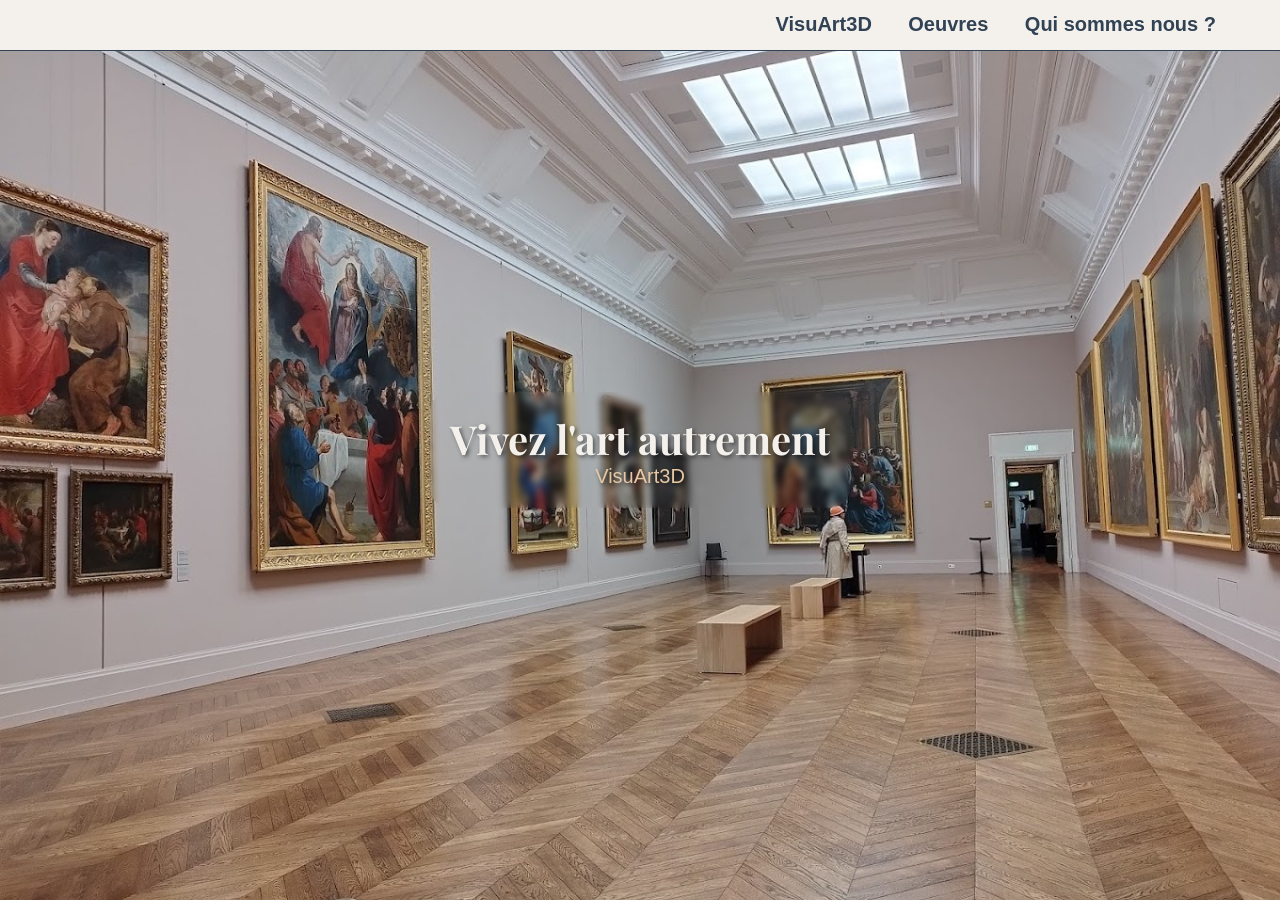
<file: web/index.html>
<!DOCTYPE html>
<html lang="fr">
<head>
    <meta charset="UTF-8">
    <meta name="viewport" content="width=device-width, initial-scale=1.0">
    <link rel="stylesheet" href="index.css">
    <title>VisuArt3D</title>
</head>
<body>
    <div id="entete">
        <a href="index.html" class="page"><h1>VisuArt3D</h1></a>
        <a href="oeuvres.html" class="page"><h1>Oeuvres</h1></a>
        <a href="nous.html" class="page"><h1>Qui sommes nous ?</h1></a>
    </div>
    <div id="barre"></div>

    <div id="accueil">
        <div id="conteneur">
            <div id ="titre">
                <h1>Vivez l'art autrement</h1>
                <p>VisuArt3D</p>
            </div>
        </div>    
    </div>
</body>
</html>
</file>
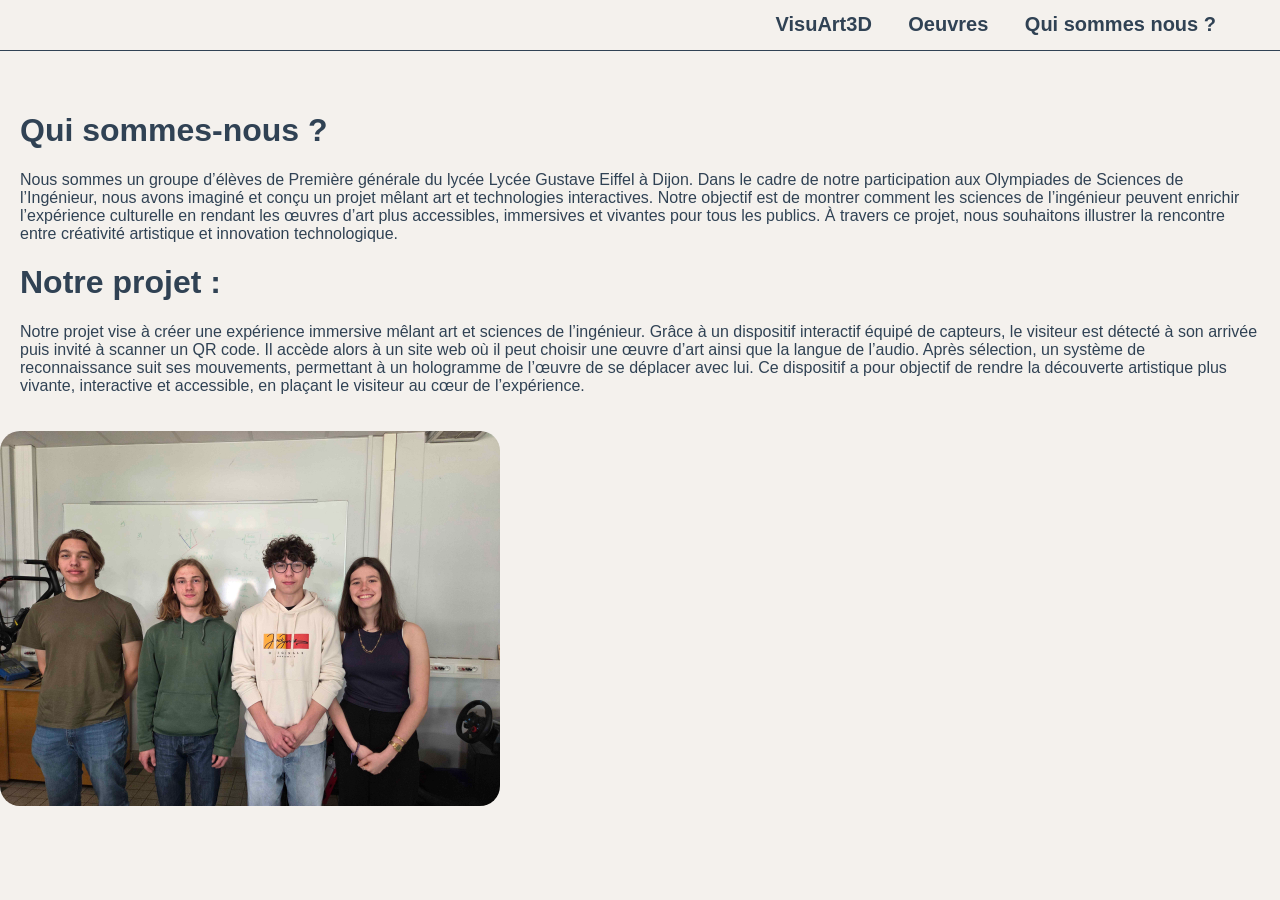
<file: web/nous.html>
<!DOCTYPE html>
<html lang="fr">
<head>
    <meta charset="UTF-8">
    <meta name="viewport" content="width=device-width, initial-scale=1.0">
    <link rel="stylesheet" href="index.css">
    <title>VisuArt3D</title>
</head>
<body>
    <div id="entete">
        <a href="index.html" class="page"><h1>VisuArt3D</h1></a>
        <a href="oeuvres.html" class="page"><h1>Oeuvres</h1></a>
        <a href="nous.html" class="page"><h1>Qui sommes nous ?</h1></a>
    </div>
    <div id="barre"></div>
    <div id="presentation">
        <h1>Qui sommes-nous ?</h1>
        <p>Nous sommes un groupe d’élèves de Première générale du lycée Lycée Gustave Eiffel à Dijon.

Dans le cadre de notre participation aux Olympiades de Sciences de l’Ingénieur, nous avons imaginé et conçu un projet mêlant art et technologies interactives.

Notre objectif est de montrer comment les sciences de l’ingénieur peuvent enrichir l’expérience culturelle en rendant les œuvres d’art plus accessibles, immersives et vivantes pour tous les publics.

À travers ce projet, nous souhaitons illustrer la rencontre entre créativité artistique et innovation technologique.
        </p>
        <h1>Notre projet :</h1>
        <p>Notre projet vise à créer une expérience immersive mêlant art et sciences de l’ingénieur. Grâce à un dispositif interactif équipé de capteurs, le visiteur est détecté à son arrivée puis invité à scanner un QR code.

Il accède alors à un site web où il peut choisir une œuvre d’art ainsi que la langue de l’audio. Après sélection, un système de reconnaissance suit ses mouvements, permettant à un hologramme de l’œuvre de se déplacer avec lui.

Ce dispositif a pour objectif de rendre la découverte artistique plus vivante, interactive et accessible, en plaçant le visiteur au cœur de l’expérience.
    </div>
    <div style="display: flex; align-items: center;">
        <img src="assets/nons.jpeg" alt="image d'exeple" style="width: 500px; border-radius: 20px;">
    </div>
</body>
</html>
</file>
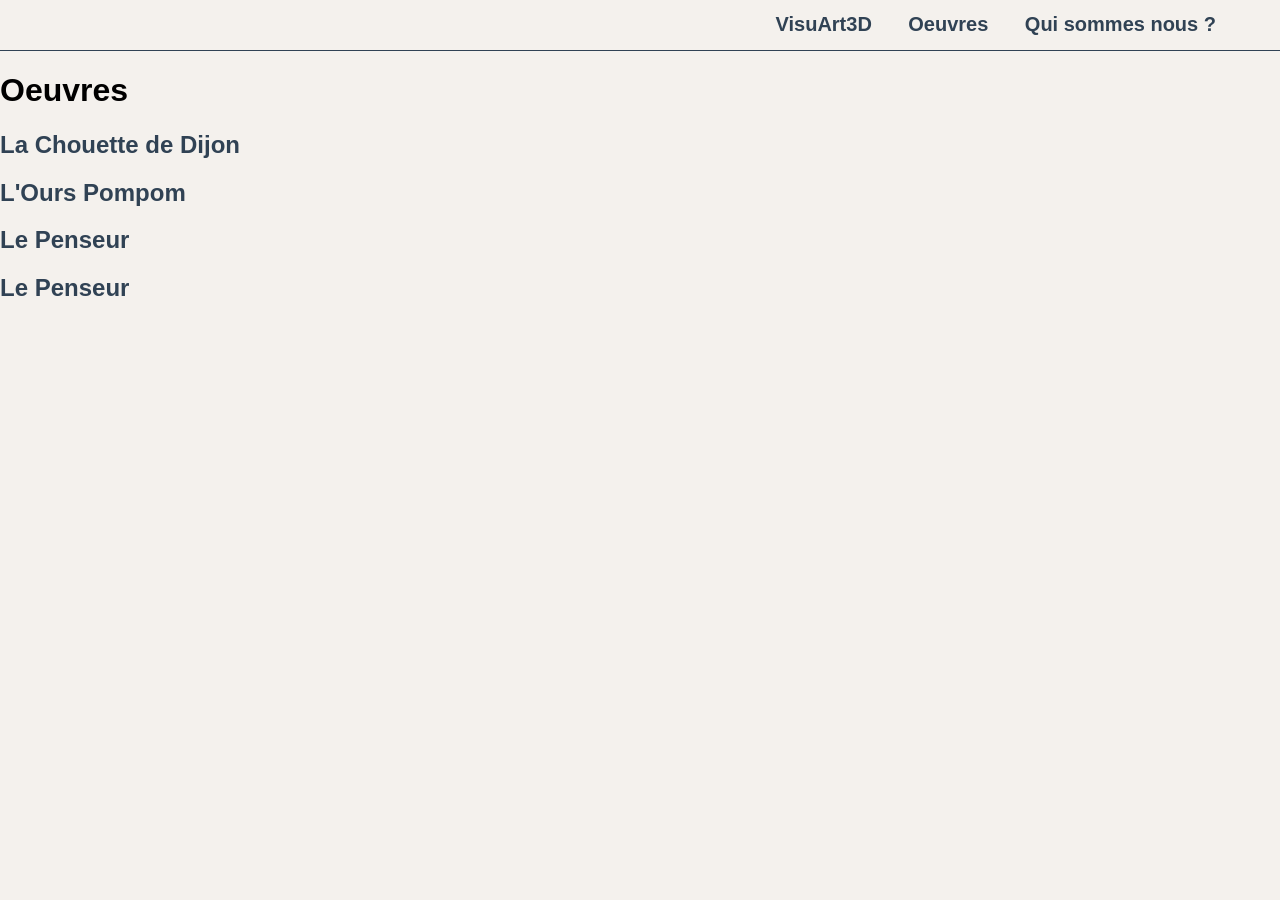
<file: web/oeuvres.html>
<!DOCTYPE html>
<html lang="fr">
<head>
    <meta charset="UTF-8">
    <meta name="viewport" content="width=device-width, initial-scale=1.0">
    <link rel="stylesheet" href="index.css">
    <title>VisuArt3D</title>
</head>
<body>
    <div id="entete">
        <a href="index.html" class="page"><h1>VisuArt3D</h1></a>
        <a href="oeuvres.html" class="page"><h1>Oeuvres</h1></a>
        <a href="nous.html" class="page"><h1>Qui sommes nous ?</h1></a>
    </div>
    <div id="barre"></div>
    <div id="oeuvres">
        <h1>Oeuvres</h1>
        <a href="oeuvres/chouette.html" class="page"><h2>La Chouette de Dijon</h2></a>
        <a href="oeuvres/pompom.html" class="page"><h2>L'Ours Pompom</h2></a>
        <!--<a href="oeuvres/victoire.html" class="page"><h2>La Victoire de Samothrace</h2></a>-->
        <!--<a href="oeuvres/balloon-dog.html" class="page"><h2>Balloon Dog</h2></a>-->
        <a href="oeuvres/penseur.html" class="page"><h2>Le Penseur</h2></a>
        <a href="oeuvres/pecheur.html" class="page"><h2>Le Penseur</h2></a>
    </div>
</body>
</html>
</file>
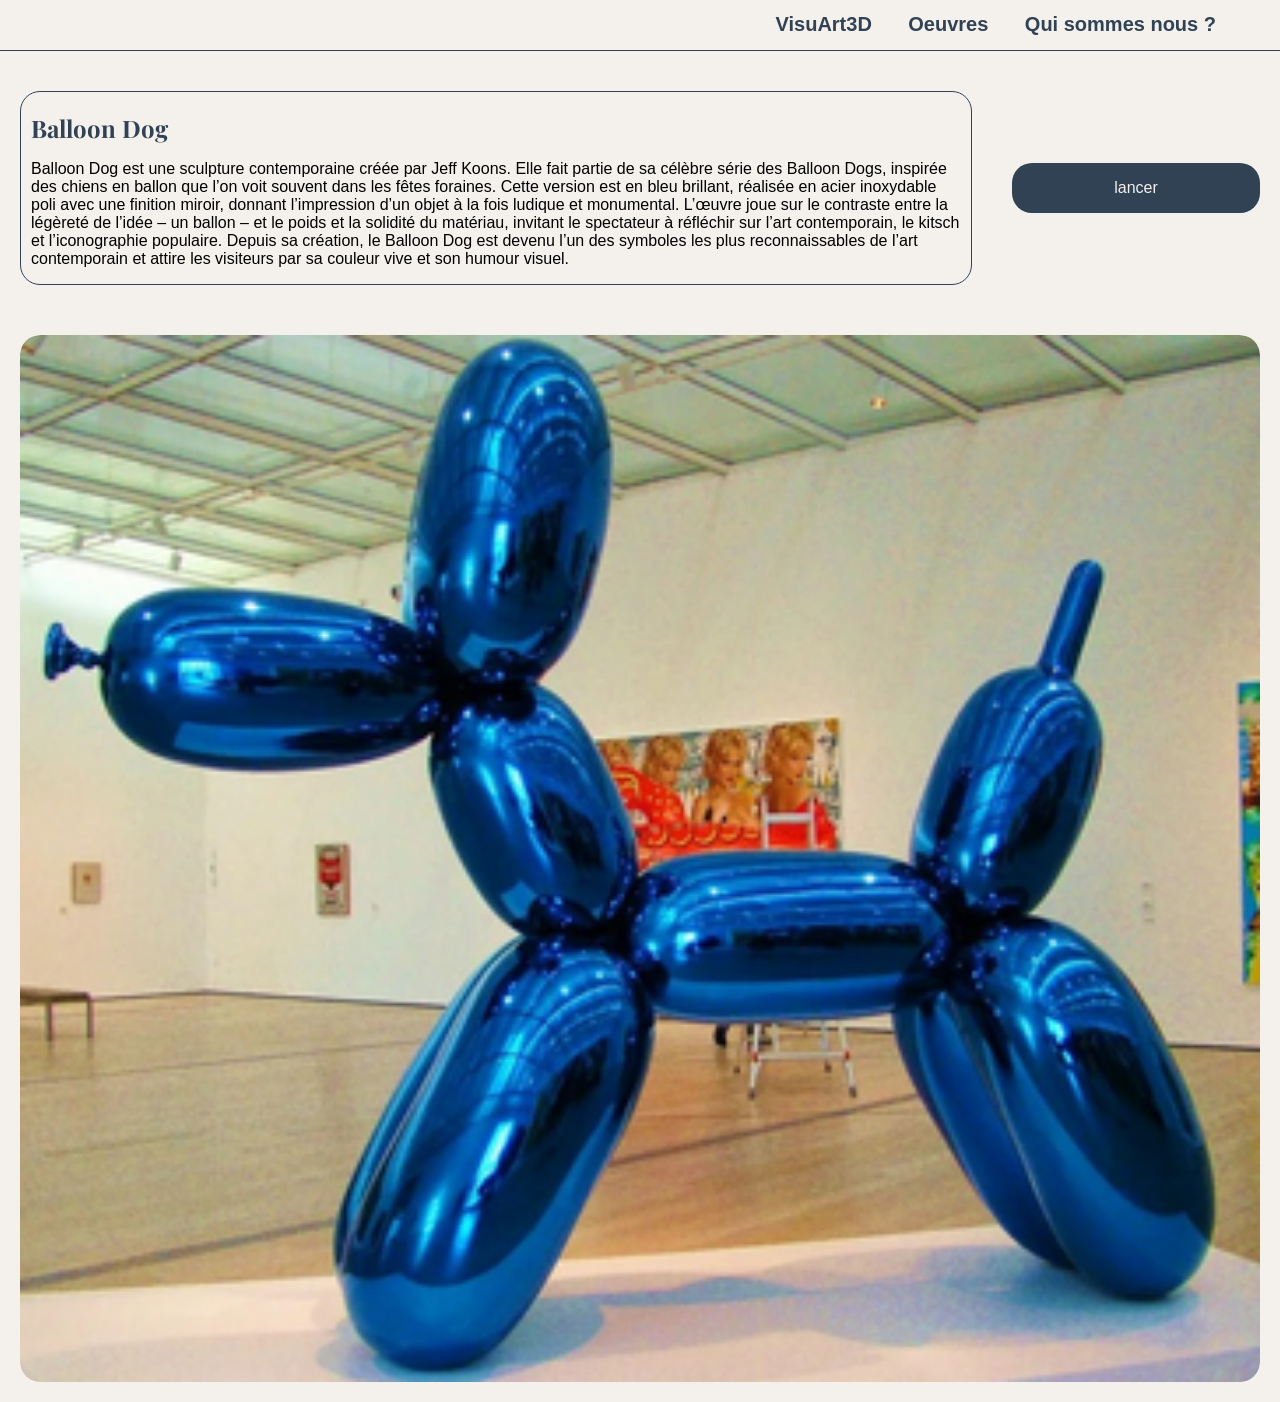
<file: web/oeuvres/balloon-dog.html>
<!DOCTYPE html>
<html lang="fr">
<head>
    <meta charset="UTF-8">
    <meta name="viewport" content="width=device-width, initial-scale=1.0">
    <link rel="stylesheet" href="oeuvres.css">
    <title>VisuArt3D</title>
</head>
<body>
    <div id="entete">
        <a href="../index.html" class="page"><h1>VisuArt3D</h1></a>
        <a href="../oeuvres.html" class="page"><h1>Oeuvres</h1></a>
        <a href="../nous.html" class="page"><h1>Qui sommes nous ?</h1></a>
    </div>
    <div id="barre"></div>
    <div id="oeuvre">
        <div id="container-presentation">
            <div id="presentations">
                <h1>Balloon Dog</h1>
                <p>Balloon Dog est une sculpture contemporaine créée par Jeff Koons. Elle fait partie de sa célèbre série des Balloon Dogs, inspirée des chiens en ballon que l’on voit souvent dans les fêtes foraines.

Cette version est en bleu brillant, réalisée en acier inoxydable poli avec une finition miroir, donnant l’impression d’un objet à la fois ludique et monumental.

L’œuvre joue sur le contraste entre la légèreté de l’idée – un ballon – et le poids et la solidité du matériau, invitant le spectateur à réfléchir sur l’art contemporain, le kitsch et l’iconographie populaire.

Depuis sa création, le Balloon Dog est devenu l’un des symboles les plus reconnaissables de l’art contemporain et attire les visiteurs par sa couleur vive et son humour visuel.
                </p>
            </div>
            <button id="bouton" class="bouton">lancer</button>
        </div>
        <div id="image">
            <img src="../assets/balon-dog.png" alt="image d'exeple">
        </div>
    </div>

    <script>

        document.getElementById("bouton").addEventListener("click", envoyerDonnees);

        async function envoyerDonnees() {
            // Vos variables récupérées depuis un formulaire par exemple
            const monProjet = "balloon-dog";
            const maLangue = "fr";

            // Construction de l'URL avec les paramètres query
            const url = `http://192.168.4.10:8000/set_project?project=${monProjet}&language=${maLangue}`;

            try {
                const reponse = await fetch(url, {
                    method: 'POST',
                    headers: {
                        'Accept': 'application/json',
                        'Content-Type': 'application/json'
                    },
                });

                if (reponse.ok) {
                    const resultat = await reponse.json();
                    console.log("Succès :", resultat);
                } else {
                    console.error("Erreur serveur :", reponse.status);
                }
            } catch (erreur) {
                console.error("Erreur de connexion :", erreur);
            }
        }
    </script>
</body>
</html>
</file>
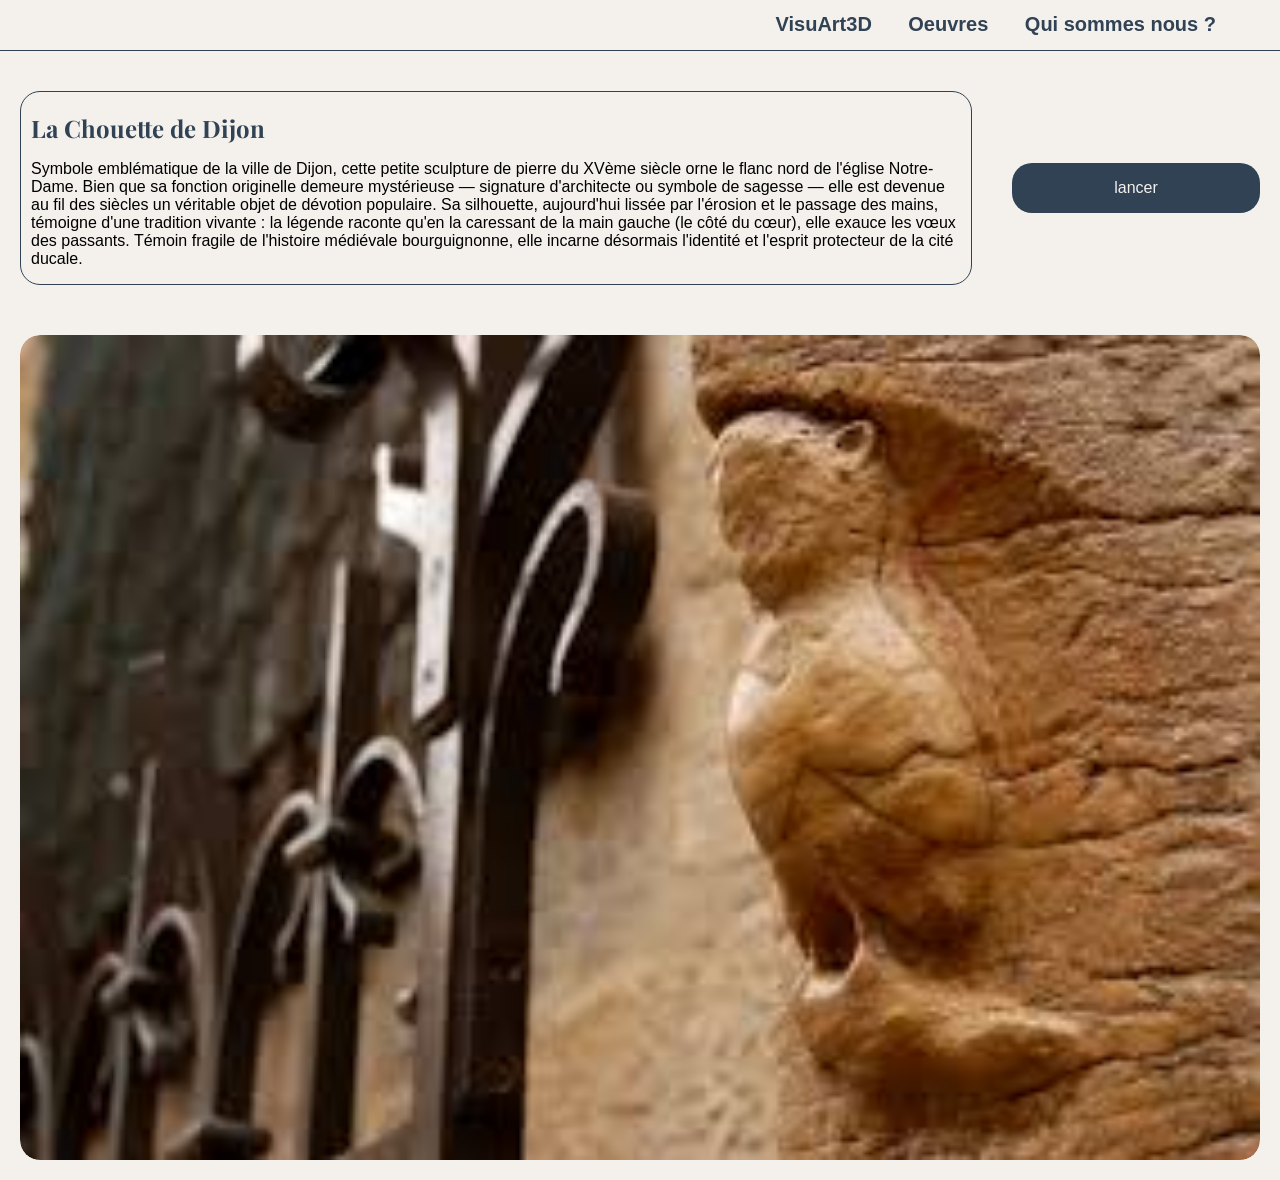
<file: web/oeuvres/chouette.html>
<!DOCTYPE html>
<html lang="fr">
<head>
    <meta charset="UTF-8">
    <meta name="viewport" content="width=device-width, initial-scale=1.0">
    <link rel="stylesheet" href="oeuvres.css">
    <title>VisuArt3D</title>
</head>
<body>
    <div id="entete">
        <a href="../index.html" class="page"><h1>VisuArt3D</h1></a>
        <a href="../oeuvres.html" class="page"><h1>Oeuvres</h1></a>
        <a href="../nous.html" class="page"><h1>Qui sommes nous ?</h1></a>
    </div>
    <div id="barre"></div>
    <div id="oeuvre">
        <div id="container-presentation">
            <div id="presentations">
                <h1>La Chouette de Dijon</h1>
                <p>Symbole emblématique de la ville de Dijon, cette petite sculpture de pierre du XVème siècle orne le flanc nord de l'église Notre-Dame. Bien que sa fonction originelle demeure mystérieuse — signature d'architecte ou symbole de sagesse — elle est devenue au fil des siècles un véritable objet de dévotion populaire.

Sa silhouette, aujourd'hui lissée par l'érosion et le passage des mains, témoigne d'une tradition vivante : la légende raconte qu'en la caressant de la main gauche (le côté du cœur), elle exauce les vœux des passants. Témoin fragile de l'histoire médiévale bourguignonne, elle incarne désormais l'identité et l'esprit protecteur de la cité ducale.
                </p>
            </div>
            <button id="bouton" class="bouton">lancer</button>
        </div>
        <div id="image">
            <img src="../assets/chouette.jpeg" alt="image d'exeple">
        </div>
    </div>

    <script>
        
        document.getElementById("bouton").addEventListener("click", envoyerDonnees);

        async function envoyerDonnees() {
            // Vos variables récupérées depuis un formulaire par exemple
            const monProjet = "chouette";
            const maLangue = "fr";

            // Construction de l'URL avec les paramètres query
            const url = `http://192.168.4.10:8000/set_project?project=${monProjet}&language=${maLangue}`;

            try {
                const reponse = await fetch(url, {
                    method: 'POST',
                    headers: {
                        'Accept': 'application/json',
                        'Content-Type': 'application/json'
                    },
                });

                if (reponse.ok) {
                    const resultat = await reponse.json();
                    console.log("Succès :", resultat);
                } else {
                    console.error("Erreur serveur :", reponse.status);
                }
            } catch (erreur) {
                console.error("Erreur de connexion :", erreur);
            }
        }
    </script>
</body>
</html>
</file>
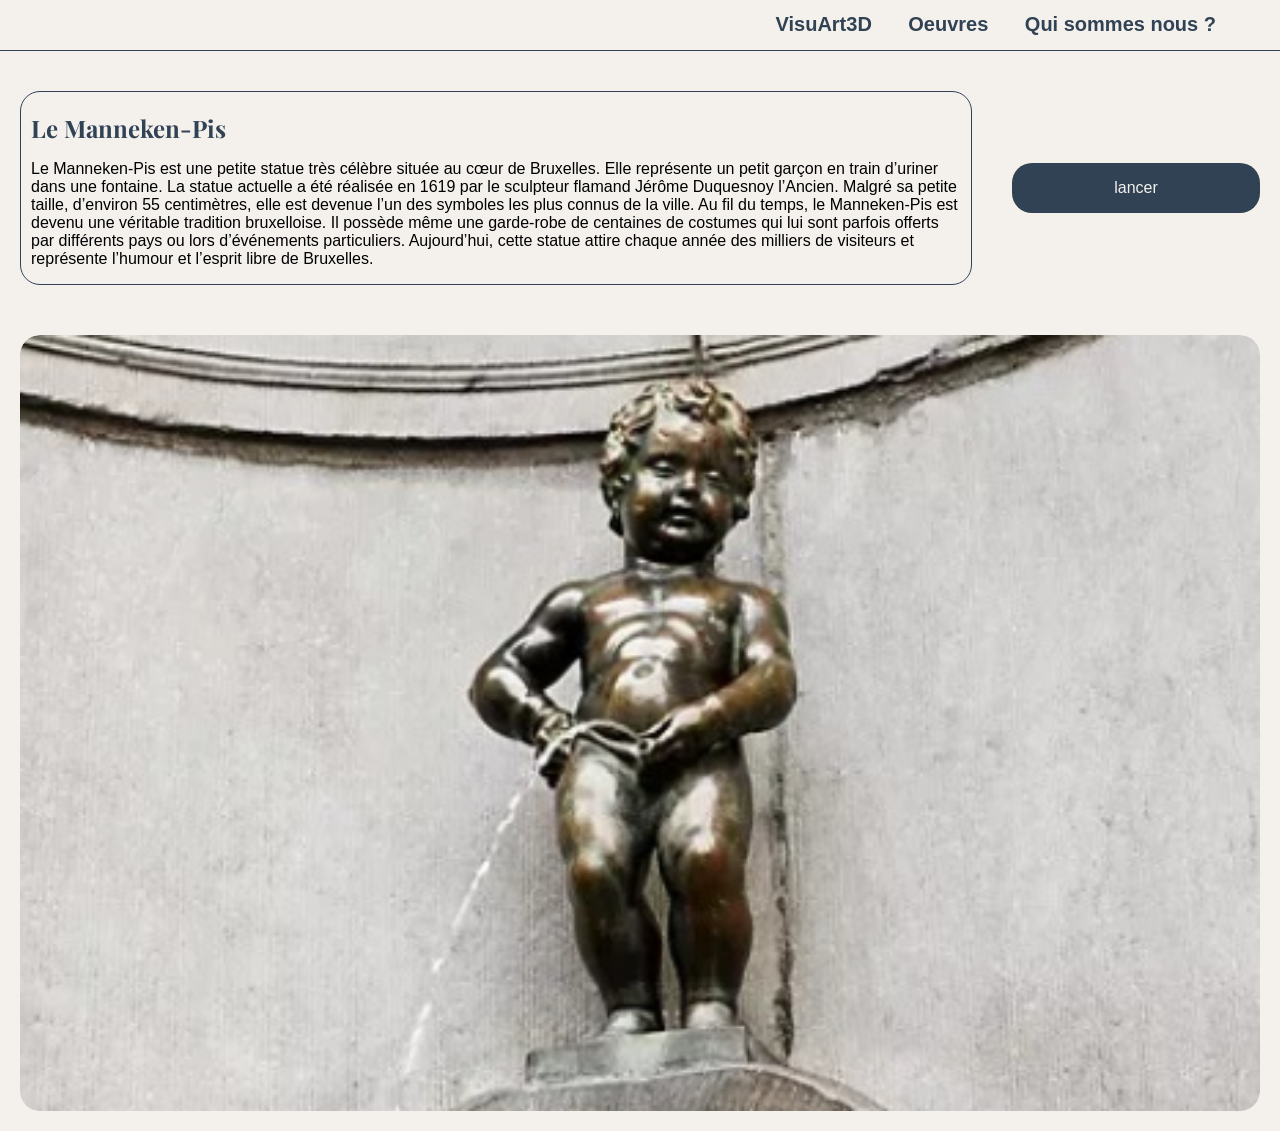
<file: web/oeuvres/manneken-pis.html>
<!DOCTYPE html>
<html lang="fr">
<head>
    <meta charset="UTF-8">
    <meta name="viewport" content="width=device-width, initial-scale=1.0">
    <link rel="stylesheet" href="oeuvres.css">
    <title>VisuArt3D</title>
</head>
<body>
    <div id="entete">
        <a href="../index.html" class="page"><h1>VisuArt3D</h1></a>
        <a href="../oeuvres.html" class="page"><h1>Oeuvres</h1></a>
        <a href="../nous.html" class="page"><h1>Qui sommes nous ?</h1></a>
    </div>
    <div id="barre"></div>
    <div id="oeuvre">
        <div id="container-presentation">
            <div id="presentations">
                <h1>Le Manneken-Pis</h1>
                <p>Le Manneken-Pis est une petite statue très célèbre située au cœur de Bruxelles. Elle représente un petit garçon en train d’uriner dans une fontaine.

La statue actuelle a été réalisée en 1619 par le sculpteur flamand Jérôme Duquesnoy l’Ancien. Malgré sa petite taille, d’environ 55 centimètres, elle est devenue l’un des symboles les plus connus de la ville.

Au fil du temps, le Manneken-Pis est devenu une véritable tradition bruxelloise. Il possède même une garde-robe de centaines de costumes qui lui sont parfois offerts par différents pays ou lors d’événements particuliers.

Aujourd’hui, cette statue attire chaque année des milliers de visiteurs et représente l’humour et l’esprit libre de Bruxelles.
                </p>
            </div>
            <button id="bouton" class="bouton">lancer</button>
        </div>
        <div id="image">
            <img src="../assets/manneken-pis.png" alt="image d'exeple">
        </div>
    </div>

    <script>

        document.getElementById("bouton").addEventListener("click", envoyerDonnees);

        async function envoyerDonnees() {
            // Vos variables récupérées depuis un formulaire par exemple
            const monProjet = "mannehen-pis";
            const maLangue = "fr";

            // Construction de l'URL avec les paramètres query
            const url = `http://192.168.4.10:8000/set_project?project=${monProjet}&language=${maLangue}`;

            try {
                const reponse = await fetch(url, {
                    method: 'POST',
                    headers: {
                        'Accept': 'application/json',
                        'Content-Type': 'application/json'
                    },
                });

                if (reponse.ok) {
                    const resultat = await reponse.json();
                    console.log("Succès :", resultat);
                } else {
                    console.error("Erreur serveur :", reponse.status);
                }
            } catch (erreur) {
                console.error("Erreur de connexion :", erreur);
            }
        }
    </script>
</body>
</html>
</file>
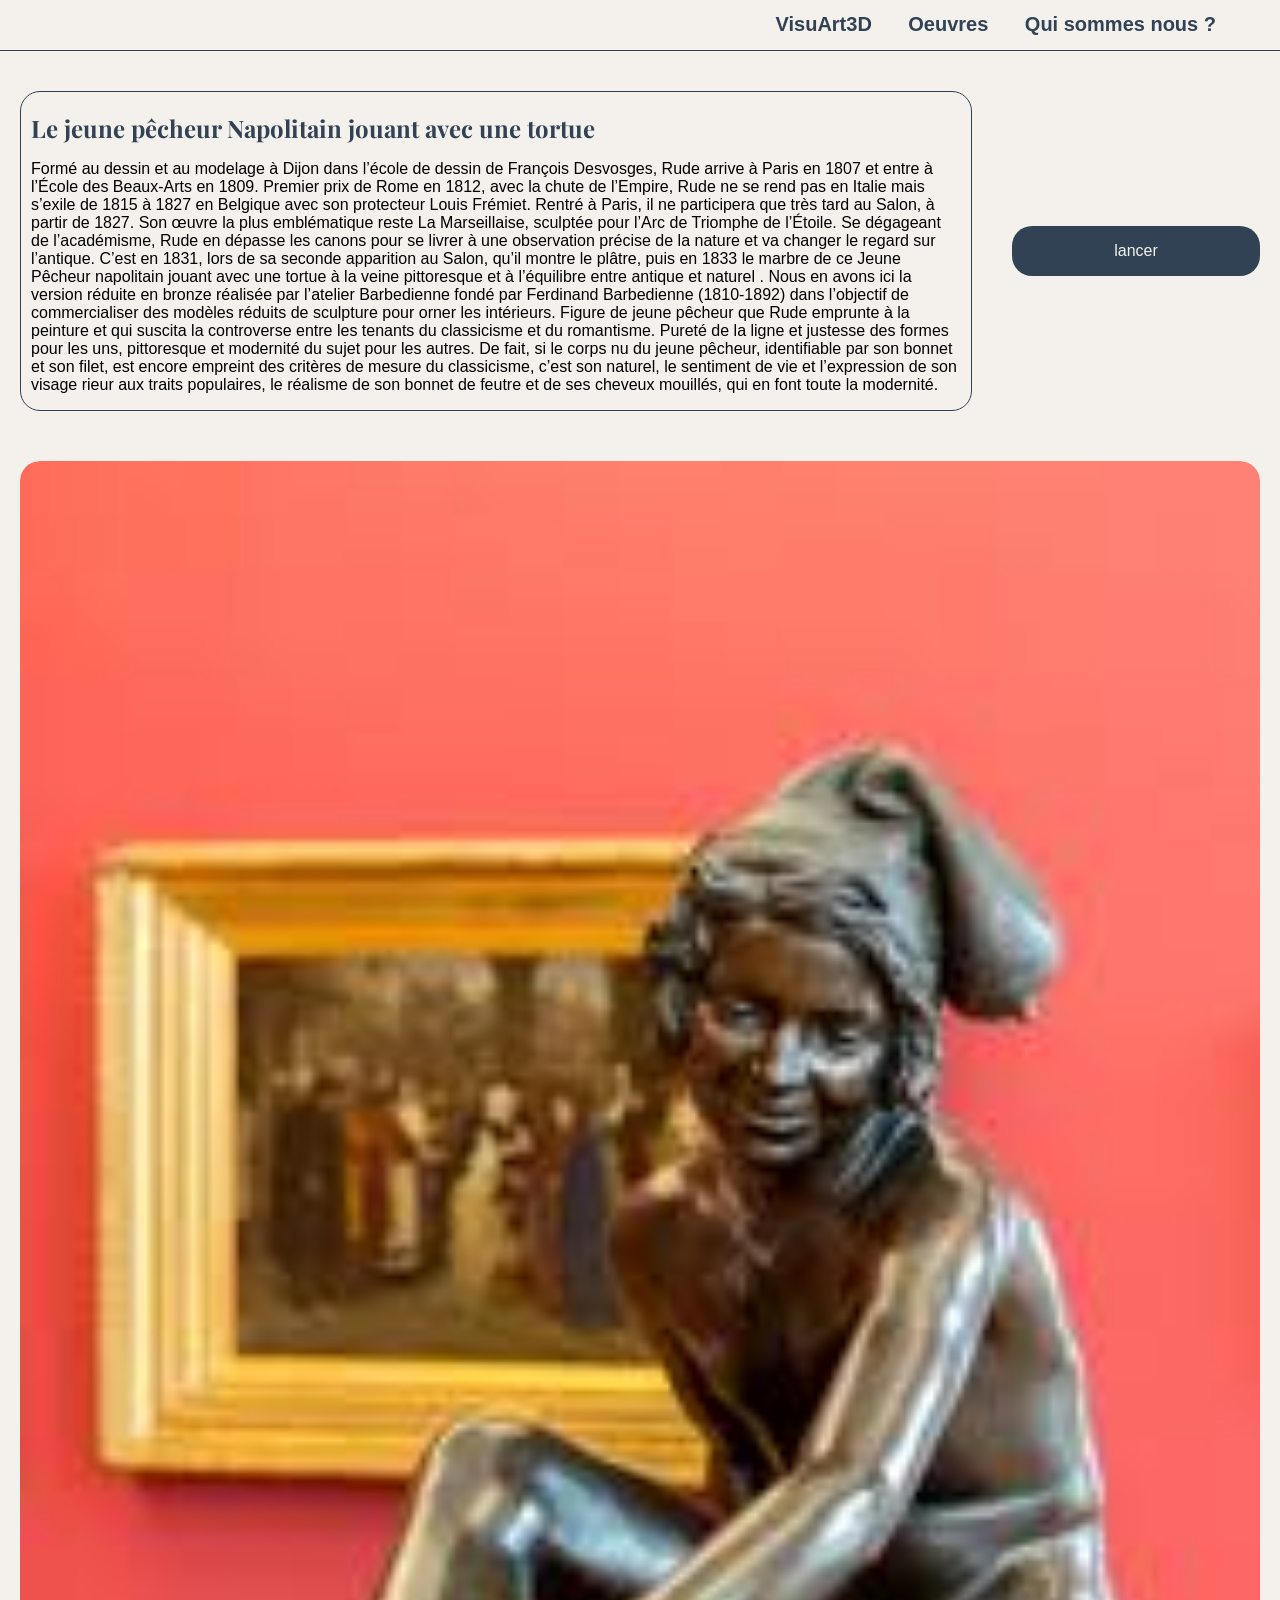
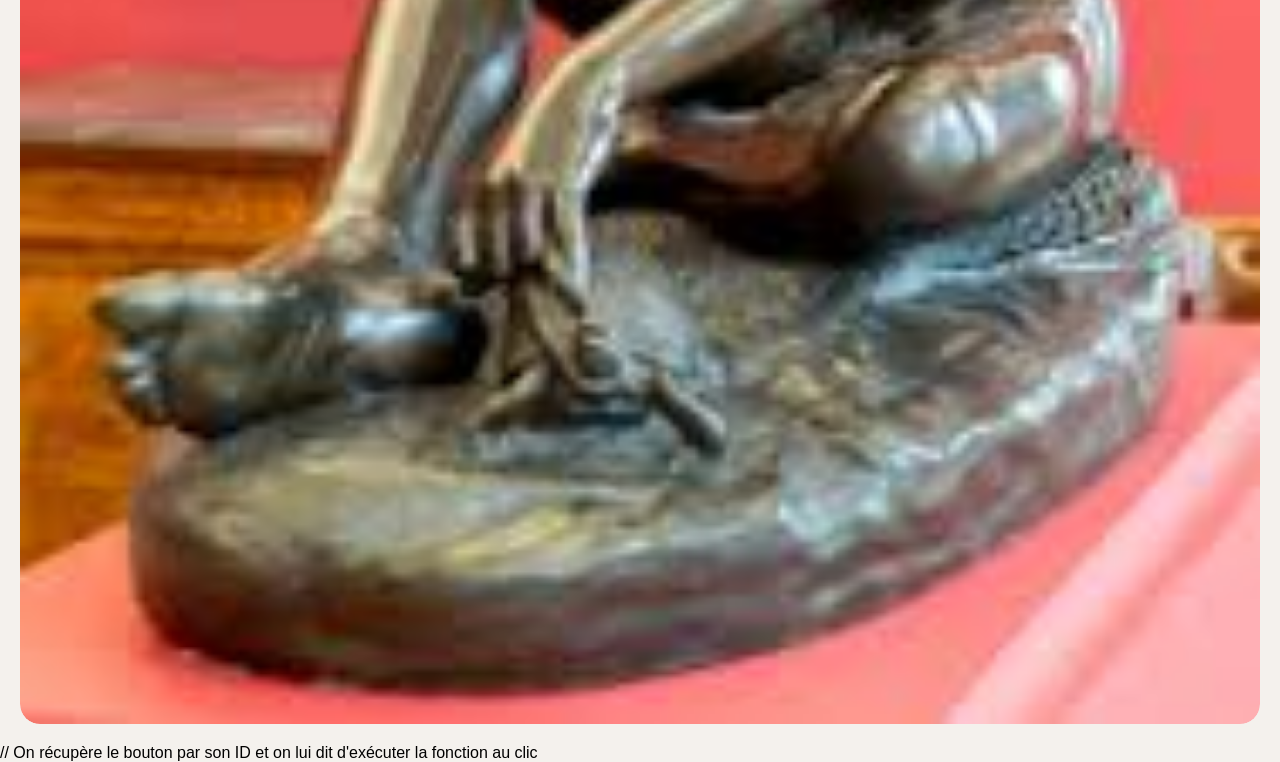
<file: web/oeuvres/pecheur.html>
<!DOCTYPE html>
<html lang="fr">
<head>
    <meta charset="UTF-8">
    <meta name="viewport" content="width=device-width, initial-scale=1.0">
    <link rel="stylesheet" href="oeuvres.css">
    <title>VisuArt3D</title>
</head>
<body>
    <div id="entete">
        <a href="../index.html" class="page"><h1>VisuArt3D</h1></a>
        <a href="../oeuvres.html" class="page"><h1>Oeuvres</h1></a>
        <a href="../nous.html" class="page"><h1>Qui sommes nous ?</h1></a>
    </div>
    <div id="barre"></div>
    <div id="oeuvre">
        <div id="container-presentation">
            <div id="presentations">
                <h1>Le jeune pêcheur Napolitain jouant avec une tortue</h1>
                <p>

Formé au dessin et au modelage à Dijon dans l’école de dessin de François Desvosges, Rude arrive à Paris en 1807 et entre à l’École des Beaux-Arts en 1809. Premier prix de Rome en 1812, avec la chute de l’Empire, Rude ne se rend pas en Italie mais s’exile de 1815 à 1827 en Belgique avec son protecteur Louis Frémiet. Rentré à Paris, il ne participera que très tard au Salon, à partir de 1827. Son œuvre la plus emblématique reste La Marseillaise, sculptée pour l’Arc de Triomphe de l’Étoile.

Se dégageant de l’académisme, Rude en dépasse les canons pour se livrer à une observation précise de la nature et va changer le regard sur l’antique. C’est en 1831, lors de sa seconde apparition au Salon, qu’il montre le plâtre, puis en 1833 le marbre de ce Jeune Pêcheur napolitain jouant avec une tortue à la veine pittoresque et à l’équilibre entre antique et naturel . Nous en avons ici la version réduite en bronze réalisée par l’atelier Barbedienne fondé par Ferdinand Barbedienne (1810-1892) dans l’objectif de commercialiser des modèles réduits de sculpture pour orner les intérieurs. Figure de jeune pêcheur que Rude emprunte à la peinture et qui suscita la controverse entre les tenants du classicisme et du romantisme. Pureté de la ligne et justesse des formes pour les uns, pittoresque et modernité du sujet pour les autres. De fait, si le corps nu du jeune pêcheur, identifiable par son bonnet et son filet, est encore empreint des critères de mesure du classicisme, c’est son naturel, le sentiment de vie et l’expression de son visage rieur aux traits populaires, le réalisme de son bonnet de feutre et de ses cheveux mouillés, qui en font toute la modernité.
                </p>
            </div>
            <button id="bouton" class="bouton">lancer</button>
        </div>
        <div id="image">
            <img src="../assets/pecheur.jpeg" alt="image d'exeple">
        </div>
    </div>
    // On récupère le bouton par son ID et on lui dit d'exécuter la fonction au clic
    
    <script>

        document.getElementById("bouton").addEventListener("click", envoyerDonnees);

        async function envoyerDonnees() {
            // Vos variables récupérées depuis un formulaire par exemple
            const monProjet = "pecheur";
            const maLangue = "fr";

            // Construction de l'URL avec les paramètres query
            const url = `http://192.168.4.10:8000/set_project?project=${monProjet}&language=${maLangue}`;

            try {
                const reponse = await fetch(url, {
                    method: 'POST',
                    headers: {
                        'Accept': 'application/json',
                        'Content-Type': 'application/json'
                    },
                });

                if (reponse.ok) {
                    const resultat = await reponse.json();
                    console.log("Succès :", resultat);
                } else {
                    console.error("Erreur serveur :", reponse.status);
                }
            } catch (erreur) {
                console.error("Erreur de connexion :", erreur);
            }
        }
    </script>
</body>
</html>
</file>
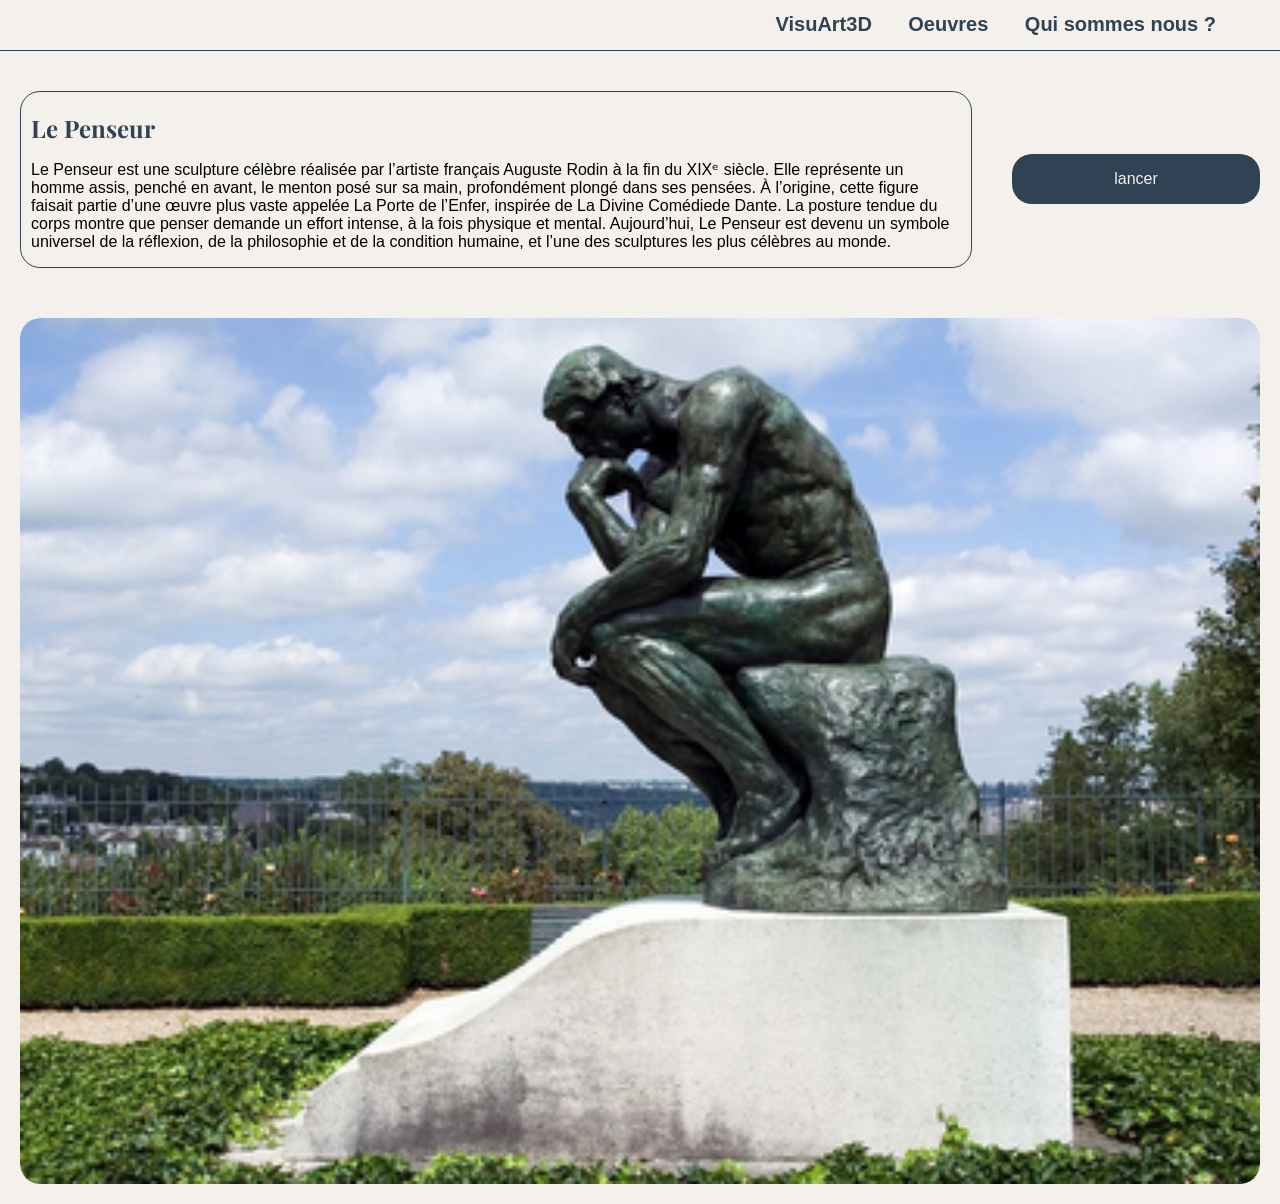
<file: web/oeuvres/penseur.html>
<!DOCTYPE html>
<html lang="fr">
<head>
    <meta charset="UTF-8">
    <meta name="viewport" content="width=device-width, initial-scale=1.0">
    <link rel="stylesheet" href="oeuvres.css">
    <title>VisuArt3D</title>
</head>
<body>
    <div id="entete">
        <a href="../index.html" class="page"><h1>VisuArt3D</h1></a>
        <a href="../oeuvres.html" class="page"><h1>Oeuvres</h1></a>
        <a href="../nous.html" class="page"><h1>Qui sommes nous ?</h1></a>
    </div>
    <div id="barre"></div>
    <div id="oeuvre">
        <div id="container-presentation">
            <div id="presentations">
                <h1>Le Penseur</h1>
                <p>Le Penseur est une sculpture célèbre réalisée par l’artiste français Auguste Rodin à la fin du XIXᵉ siècle. Elle représente un homme assis, penché en avant, le menton posé sur sa main, profondément plongé dans ses pensées.

À l’origine, cette figure faisait partie d’une œuvre plus vaste appelée La Porte de l’Enfer, inspirée de La Divine Comédiede Dante.

La posture tendue du corps montre que penser demande un effort intense, à la fois physique et mental.

Aujourd’hui, Le Penseur est devenu un symbole universel de la réflexion, de la philosophie et de la condition humaine, et l’une des sculptures les plus célèbres au monde.
                </p>
            </div>
            <button id="bouton" class="bouton">lancer</button>
        </div>
        <div id="image">
            <img src="../assets/penseur.png" alt="image d'exeple">
        </div>
    </div>

    <script>

        document.getElementById("bouton").addEventListener("click", envoyerDonnees);

        async function envoyerDonnees() {
            // Vos variables récupérées depuis un formulaire par exemple
            const monProjet = "penseur";
            const maLangue = "fr";

            // Construction de l'URL avec les paramètres query
            const url = `http://192.168.4.10:8000/set_project?project=${monProjet}&language=${maLangue}`;

            try {
                const reponse = await fetch(url, {
                    method: 'POST',
                    headers: {
                        'Accept': 'application/json',
                        'Content-Type': 'application/json'
                    },
                });

                if (reponse.ok) {
                    const resultat = await reponse.json();
                    console.log("Succès :", resultat);
                } else {
                    console.error("Erreur serveur :", reponse.status);
                }
            } catch (erreur) {
                console.error("Erreur de connexion :", erreur);
            }
        }
    </script>
</body>
</html>
</file>
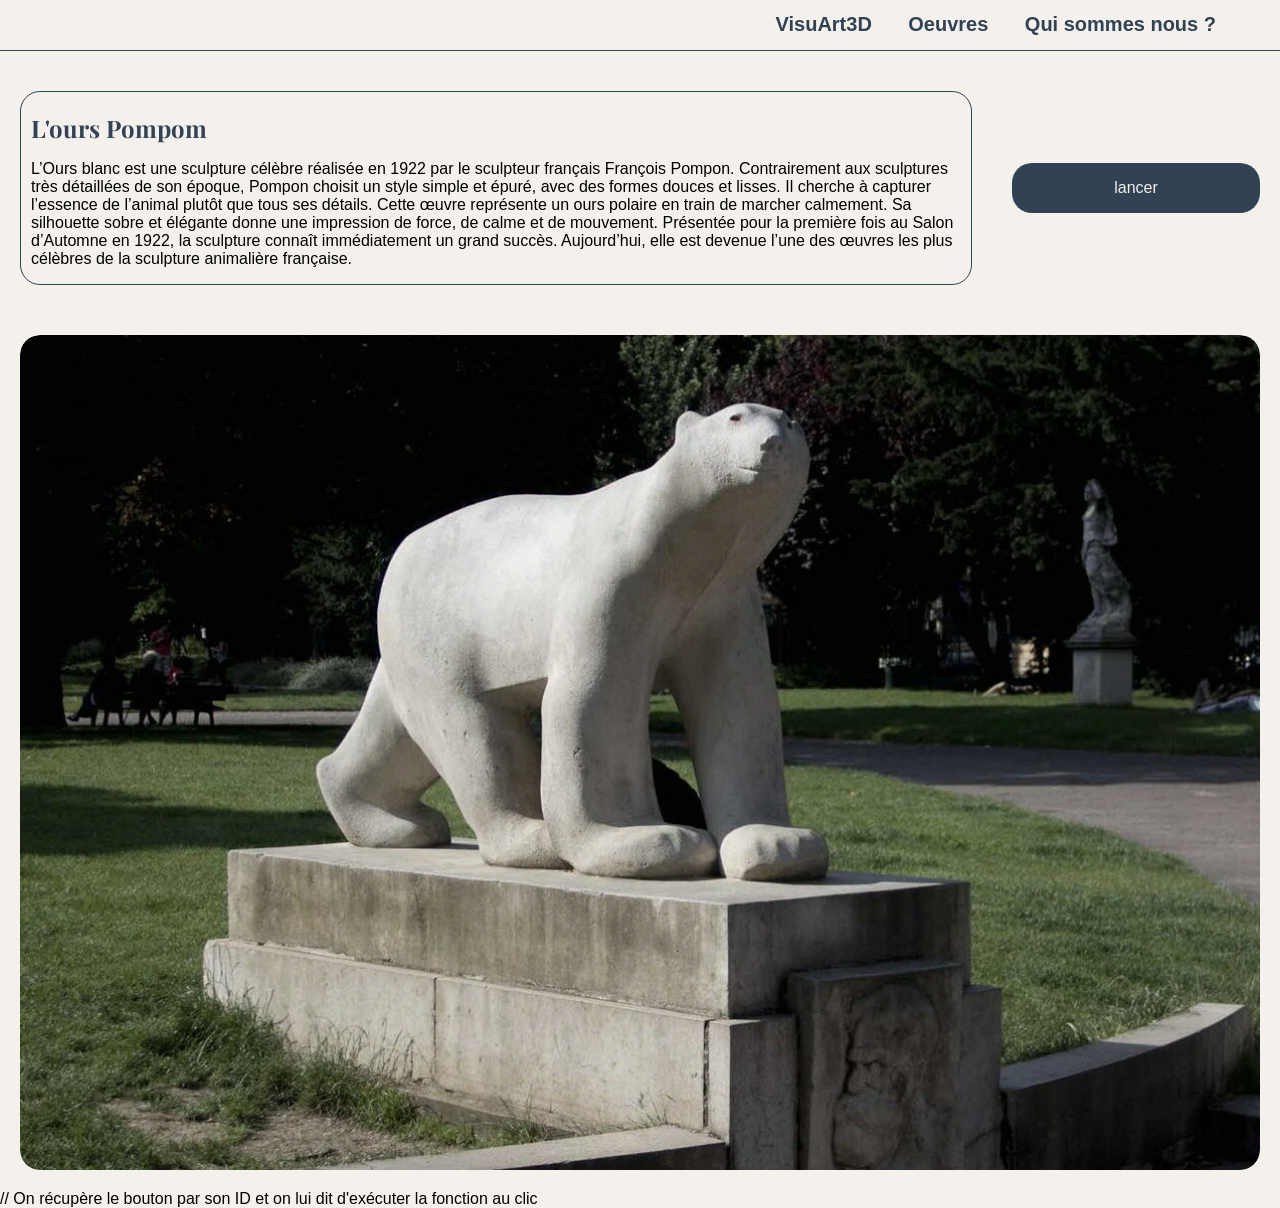
<file: web/oeuvres/pompom.html>
<!DOCTYPE html>
<html lang="fr">
<head>
    <meta charset="UTF-8">
    <meta name="viewport" content="width=device-width, initial-scale=1.0">
    <link rel="stylesheet" href="oeuvres.css">
    <title>VisuArt3D</title>
</head>
<body>
    <div id="entete">
        <a href="../index.html" class="page"><h1>VisuArt3D</h1></a>
        <a href="../oeuvres.html" class="page"><h1>Oeuvres</h1></a>
        <a href="../nous.html" class="page"><h1>Qui sommes nous ?</h1></a>
    </div>
    <div id="barre"></div>
    <div id="oeuvre">
        <div id="container-presentation">
            <div id="presentations">
                <h1>L'ours Pompom</h1>
                <p>L’Ours blanc est une sculpture célèbre réalisée en 1922 par le sculpteur français François Pompon.

Contrairement aux sculptures très détaillées de son époque, Pompon choisit un style simple et épuré, avec des formes douces et lisses. Il cherche à capturer l’essence de l’animal plutôt que tous ses détails.

Cette œuvre représente un ours polaire en train de marcher calmement. Sa silhouette sobre et élégante donne une impression de force, de calme et de mouvement.

Présentée pour la première fois au Salon d’Automne en 1922, la sculpture connaît immédiatement un grand succès. Aujourd’hui, elle est devenue l’une des œuvres les plus célèbres de la sculpture animalière française.
                </p>
            </div>
            <button id="bouton" class="bouton">lancer</button>
        </div>
        <div id="image">
            <img src="../assets/pompom.jpg" alt="image d'exeple">
        </div>
    </div>
    // On récupère le bouton par son ID et on lui dit d'exécuter la fonction au clic
    
    <script>

        document.getElementById("bouton").addEventListener("click", envoyerDonnees);

        async function envoyerDonnees() {
            // Vos variables récupérées depuis un formulaire par exemple
            const monProjet = "ours-blanc";
            const maLangue = "fr";

            // Construction de l'URL avec les paramètres query
            const url = `http://192.168.4.10:8000/set_project?project=${monProjet}&language=${maLangue}`;

            try {
                const reponse = await fetch(url, {
                    method: 'POST',
                    headers: {
                        'Accept': 'application/json',
                        'Content-Type': 'application/json'
                    },
                });

                if (reponse.ok) {
                    const resultat = await reponse.json();
                    console.log("Succès :", resultat);
                } else {
                    console.error("Erreur serveur :", reponse.status);
                }
            } catch (erreur) {
                console.error("Erreur de connexion :", erreur);
            }
        }
    </script>
</body>
</html>
</file>
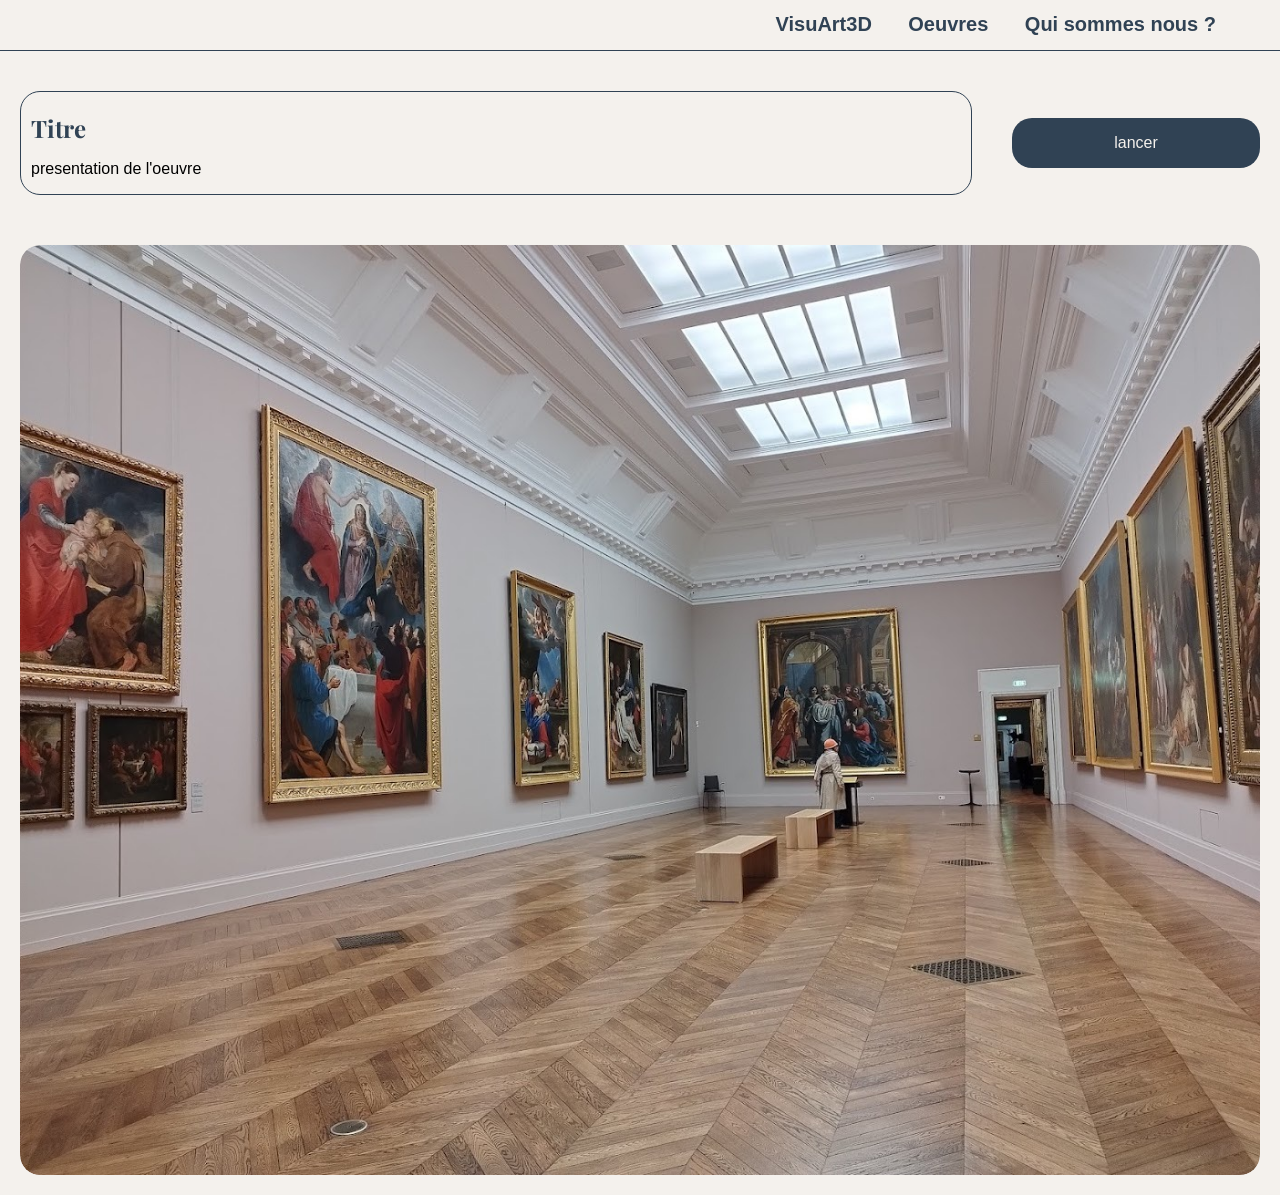
<file: web/oeuvres/tamplate.html>
<!DOCTYPE html>
<html lang="fr">
<head>
    <meta charset="UTF-8">
    <meta name="viewport" content="width=device-width, initial-scale=1.0">
    <link rel="stylesheet" href="oeuvres.css">
    <title>VisuArt3D</title>
</head>
<body>
    <div id="entete">
        <a href="../index.html" class="page"><h1>VisuArt3D</h1></a>
        <a href="../oeuvres.html" class="page"><h1>Oeuvres</h1></a>
        <a href="../nous.html" class="page"><h1>Qui sommes nous ?</h1></a>
    </div>
    <div id="barre"></div>
    <div id="oeuvre">
        <div id="container-presentation">
            <div id="presentations">
                <h1>Titre</h1>
                <p>presentation de l'oeuvre</p>
            </div>
            <button id="bouton" class="bouton">lancer</button>
        </div>
        <div id="image">
            <img src="../assets/accueil.jpg" alt="image d'exeple">
        </div>
    </div>

    <script>

        document.getElementById("bouton").addEventListener("click", envoyerDonnees);

        async function envoyerDonnees() {
            // Vos variables récupérées depuis un formulaire par exemple
            const monProjet = "Alpha";
            const maLangue = "fr";

            // Construction de l'URL avec les paramètres query
            const url = `http://192.168.4.10:8000/set_project?project=${monProjet}&language=${maLangue}`;

            try {
                const reponse = await fetch(url, {
                    method: 'POST',
                    headers: {
                        'Accept': 'application/json',
                        'Content-Type': 'application/json'
                    },
                });

                if (reponse.ok) {
                    const resultat = await reponse.json();
                    console.log("Succès :", resultat);
                } else {
                    console.error("Erreur serveur :", reponse.status);
                }
            } catch (erreur) {
                console.error("Erreur de connexion :", erreur);
            }
        }
    </script>
</body>
</html>
</file>
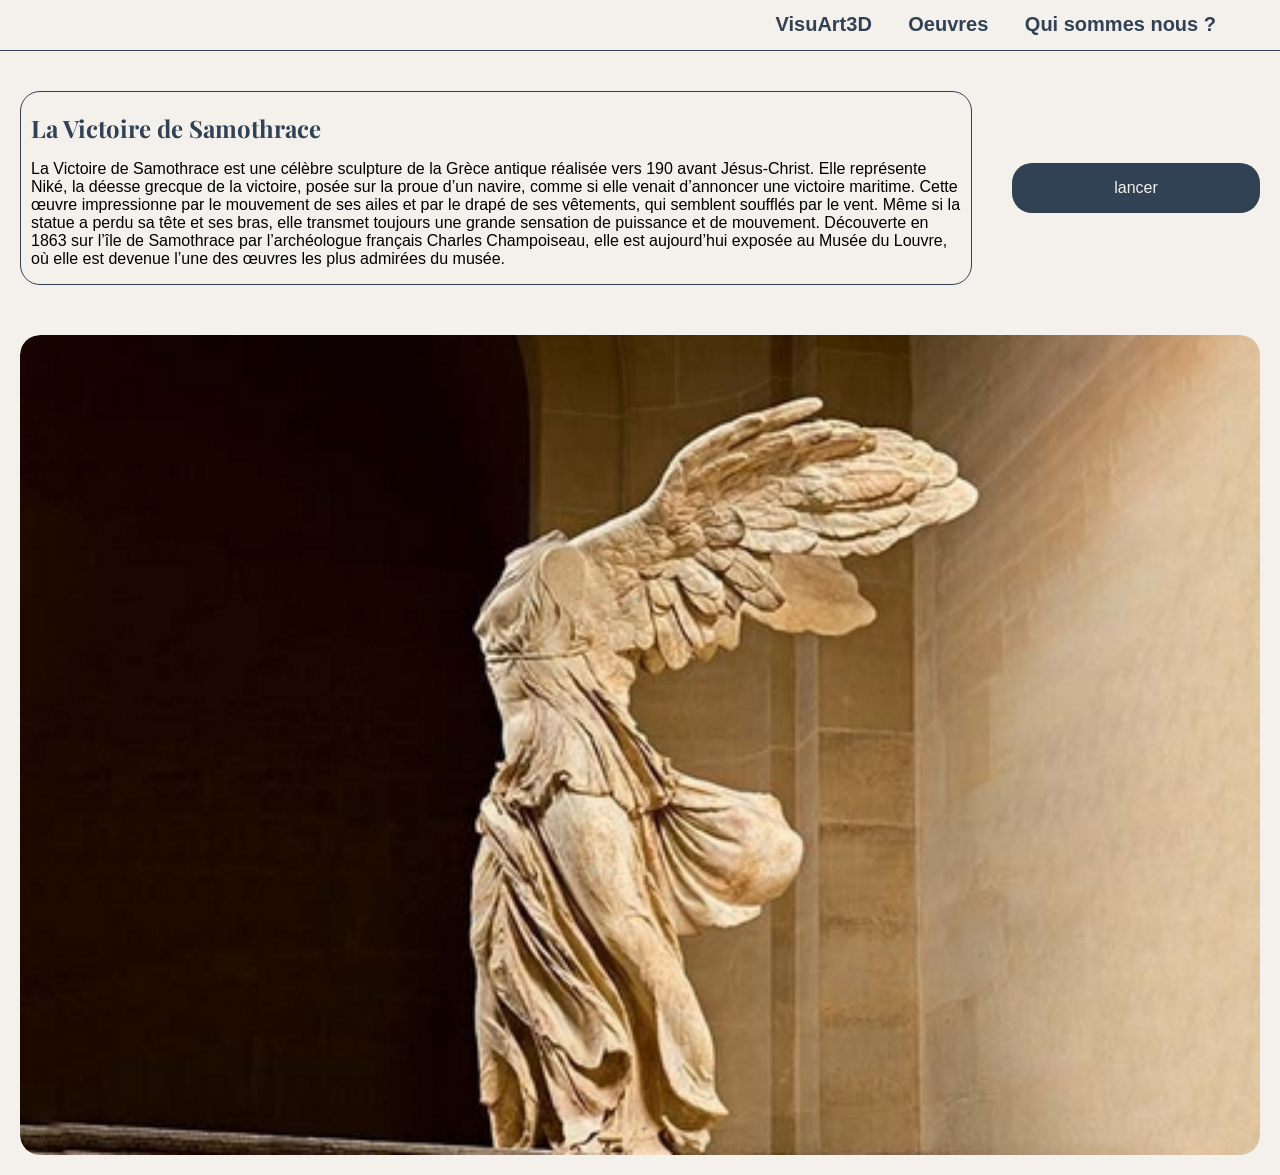
<file: web/oeuvres/victoire.html>
<!DOCTYPE html>
<html lang="fr">
<head>
    <meta charset="UTF-8">
    <meta name="viewport" content="width=device-width, initial-scale=1.0">
    <link rel="stylesheet" href="oeuvres.css">
    <title>VisuArt3D</title>
</head>
<body>
    <div id="entete">
        <a href="../index.html" class="page"><h1>VisuArt3D</h1></a>
        <a href="../oeuvres.html" class="page"><h1>Oeuvres</h1></a>
        <a href="../nous.html" class="page"><h1>Qui sommes nous ?</h1></a>
    </div>
    <div id="barre"></div>
    <div id="oeuvre">
        <div id="container-presentation">
            <div id="presentations">
                <h1>La Victoire de Samothrace</h1>
                <p>La Victoire de Samothrace est une célèbre sculpture de la Grèce antique réalisée vers
190 avant Jésus-Christ. Elle représente Niké, la déesse grecque de la victoire, posée
sur la proue d’un navire, comme si elle venait d’annoncer une victoire maritime.

Cette œuvre impressionne par le mouvement de ses ailes et par le drapé de ses
vêtements, qui semblent soufflés par le vent. Même si la statue a perdu sa tête et ses
bras, elle transmet toujours une grande sensation de puissance et de mouvement.

Découverte en 1863 sur l’île de Samothrace par l’archéologue français Charles
Champoiseau, elle est aujourd’hui exposée au Musée du Louvre, où elle est devenue
l’une des œuvres les plus admirées du musée.
                </p>
            </div>
            <button id="bouton" class="bouton">lancer</button>
        </div>
        <div id="image">
            <img src="../assets/victoire.png" alt="image d'exeple">
        </div>
    </div>

    <script>

        document.getElementById("bouton").addEventListener("click", envoyerDonnees);

        async function envoyerDonnees() {
            // Vos variables récupérées depuis un formulaire par exemple
            const monProjet = "victoire";
            const maLangue = "fr";

            // Construction de l'URL avec les paramètres query
            const url = `http://192.168.4.10:8000/set_project?project=${monProjet}&language=${maLangue}`;

            try {
                const reponse = await fetch(url, {
                    method: 'POST',
                    headers: {
                        'Accept': 'application/json',
                        'Content-Type': 'application/json'
                    },
                });

                if (reponse.ok) {
                    const resultat = await reponse.json();
                    console.log("Succès :", resultat);
                } else {
                    console.error("Erreur serveur :", reponse.status);
                }
            } catch (erreur) {
                console.error("Erreur de connexion :", erreur);
            }
        }
    </script>
</body>
</html>
</file>
<file: web/index.css>
@import url('https://fonts.googleapis.com/css2?family=Playfair+Display:wght@700&display=swap');

body {
    margin: 0px;
    padding: 0px;
    font-family: 'Arial', sans-serif;
    background-color: #f4f1ed;

    height: 100vh;     
    display: flex; 
    flex-direction: column;
    overflow: hidden;     
}

a:-webkit-any-link {
    color: #304254;
    text-decoration: none;
}

div#entete {
    margin: 0px;
    margin-right: 5%;
    padding: 0px;
    display: flex;
    justify-content: flex-end;
    gap: 3%;
    align-items: center;
    background-color: #f4f1ed;
    flex-wrap: nowrap;
}

.page h1 {
    font-size: 20px;
    color: #304254;
}

.page h1:hover {
    color: #4e6a88;;
    text-decoration: none;
}

div#barre {
    width: 100%;
    height: 1px;
    background-color: #304254;
}

div#accueil {
    background-image: url(assets/accueil.jpg);
    background-size: cover;
    background-position: center;
    width: 100%;
    flex-grow: 1;
}

div#conteneur {
    position: absolute;
    top: 50%;
    left: 50%;
    padding: 20px 20px 20px 20px;
    backdrop-filter: blur(3px);
    transform: translate(-50%, -50%);
    width: fit-content;
    color: #f4f1ed;
    text-shadow: 2px 2px 4px rgba(0, 0, 0, 0.5);
    text-align: center;
    border-radius: 20px;
    align-items: center;
}

div#titre h1 {
    color: #f4f1ed;
    font-size: 40px;
    font-family: 'Playfair Display';
    margin: 0px;
}

div#titre p {
    color: #e7c8a4;
    font-size: 20px;
    margin: 0px;
}

div#presentation {
    margin: 20px 0px 0px 0px;
    padding: 20px;
    color: #304254;
}
</file>
<file: web/oeuvres/oeuvres.css>
@import url('https://fonts.googleapis.com/css2?family=Playfair+Display:wght@700&display=swap');

body {
    margin: 0px;
    padding: 0px;
    font-family: 'Arial', sans-serif;
    background-color: #f4f1ed;
    
    display: flex; 
    flex-direction: column;   
}

a:-webkit-any-link {
    color: #304254;
    text-decoration: none;
}

div#entete {
    margin: 0px;
    margin-right: 5%;
    padding: 0px;
    display: flex;
    justify-content: flex-end;
    gap: 3%;
    align-items: center;
    background-color: #f4f1ed;
    flex-wrap: nowrap;
}

.page h1 {
    font-size: 20px;
    color: #304254;
}

.page h1:hover {
    color: #4e6a88;;
    text-decoration: none;
}

div#barre {
    width: 100%;
    height: 1px;
    background-color: #304254;
}

div#oeuvre {
    display: flex;
    flex-wrap: wrap;
    justify-content: center;
    gap: 30px;
    padding: 20px;
    flex-direction: column;
    align-content: center;
    align-items: center;
}
div#container-presentation {
    display: flex;
    flex-wrap: wrap;
    justify-content: space-between;
    gap: 30px;
    padding: 20px;
    flex-direction: row;
    align-content: center;
    align-items: center;
    width: 100%;
}

div#presentations {
    border: #304254 solid 1px;
    border-radius: 20px;
    width: 75%;
    padding: 0px 10px 0px 10px;
}

div#presentations h1 {
    font-family: 'Playfair Display', serif;
    font-size: 24px;
    color: #304254;
    margin-top: 20px;
}

.bouton {
    background-color: #304254;
    color: #f4f1ed;
    border: none;
    text-align: center;
    text-decoration: none;
    display: inline-block;
    font-size: 16px;
    cursor: pointer;
    border-radius: 20px;
    width: 20%;
    height: 50px;
}

.bouton:hover {
    background-color: #4e6a88;
    color: #f4f1ed;
    text-decoration: none;
}

div#image {
    width: 100%; 
    background-size: cover;
    background-position: center;
    border-radius: 20px;
    display: flex;
    align-items: center;
    justify-content: center;
    overflow: hidden;
}

div#image img {
    width: 100%;
    height: 100%;
    object-fit: cover;
    border-radius: 20px;
}
</file>
